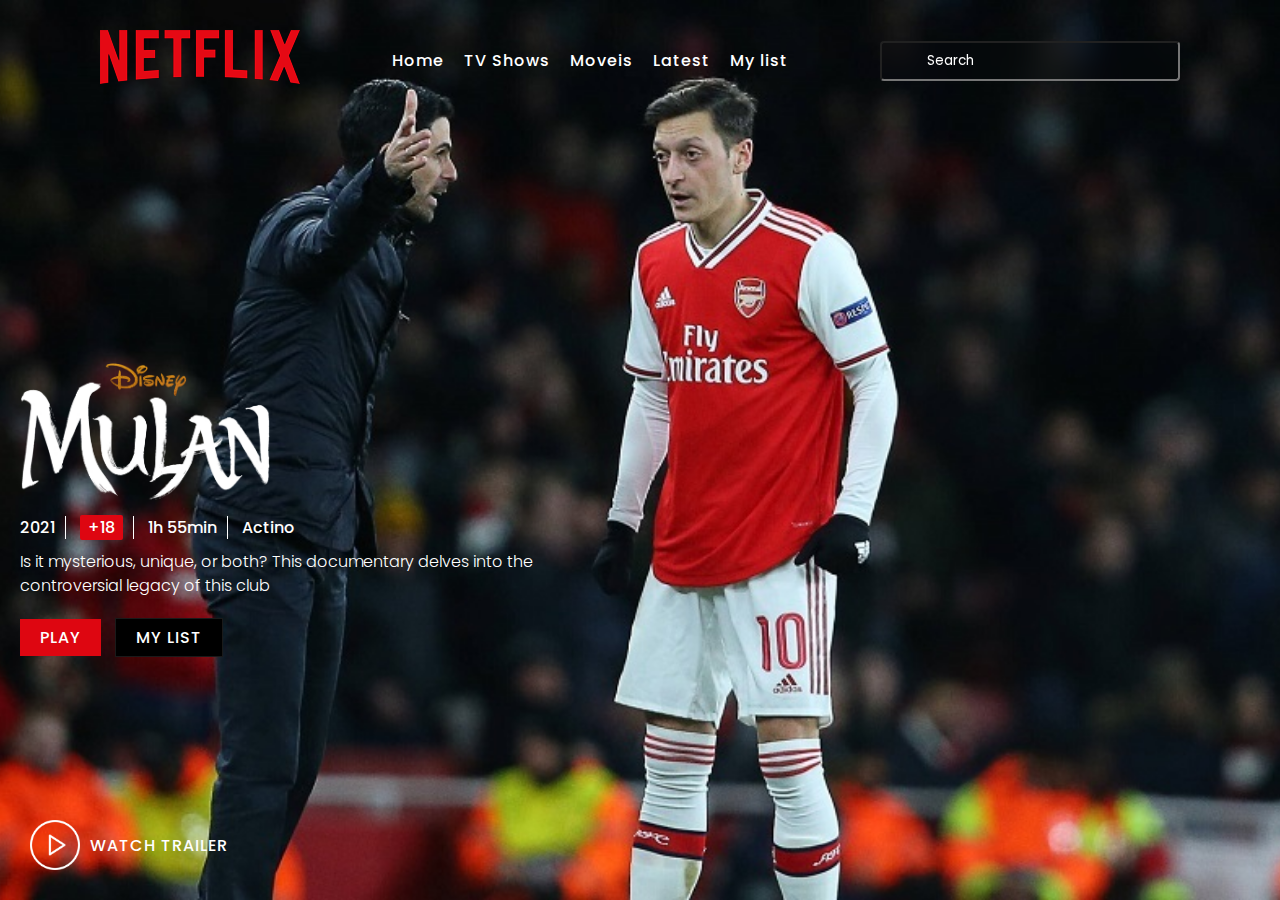
<file: index.html>
<!DOCTYPE html>
<html lang="en">

<head>
    <meta charset="UTF-8">
    <meta http-equiv="X-UA-Compatible" content="IE=edge">
    <meta name="viewport" content="width=device-width, initial-scale=1.0">
    <title>Netflix landing Page</title>
    <link rel="stylesheet" href="style.css">

</head>

<body>
    <header>
        <a href="#" class="logo"><img src="logo.png"></a>
        <ul class="navigation">
            <li><a href="#">Home</a></li>
            <li><a href="#">TV Shows</a></li>
            <li><a href="#">Moveis</a></li>
            <li><a href="#">Latest</a></li>
            <li><a href="#">My list</a></li>


        </ul>
        <div class="search">
            <input type="text" placeholder="Search">
            <i class="fas fa-search"></i>



        </div>
    </header>
    <div class="banner">
        <img src="oz.jpg" class="bg">
        <div class="content">
            <img src="name.png" class="movieTitle">
            <h4>
                <span>2021</span>
                <span><i>+18</i></span>
                <span>1h 55min</span>
                <span>Actino</span>
            </h4>
            <p>Is it mysterious, unique, or both? This documentary delves into the controversial legacy of this club

            </p>


            <div class="buttons">
                <a href="#"><i class="fa fa-play" aria-hidden="true"></i>Play</a>
                <a href="#"><i class="fa fa-plus" aria-hidden="true"></i>My List</a>
            </div>



        </div>
        <a class="play" onclick="toggleVideo();"><img src="play.png">Watch Trailer</a>
    </div>
    <div class="trailer">
       <div style="width:100%;height:0px;position:relative;padding-bottom:56.250%;"><iframe src="https://streamable.com/e/xkzavz" frameborder="0" width="100%" height="100%" allowfullscreen style="width:100%;height:100%;position:absolute;left:0px;top:0px;overflow:hidden;"></iframe></div>
        <img src="close.png" class="close" onclick="toggleVideo();">
    </div>
</body>

<script>
    function toggleVideo() {
        const trailer = document.querySelector('.trailer');
        const video = document.querySelector('video');
        trailer.classList.toggle('active')
        video.currentTime = 0;
        video.pause();
    }
</script>

<script src="https://yagasaki7k.github.io/custom-scripts/font-awesome.js">
</script>

</html>
</file>
<file: style.css>
@import url('https://fonts.googleapis.com/css2?family=Poppins:ital,wght@0,100;0,200;0,300;0,400;0,500;0,600;0,700;0,800;0,900;1,100;1,200;1,300;1,400;1,500;1,600;1,700;1,800;1,900&display=swap');
    * {
        margin: 0;
        padding: 0;
        box-sizing: border-box;
        font-family: 'Poppins', sans-serif;
    }
    
    body {
        background: #fff;
    }
    
    header {
        position: absolute;
        top: 0;
        left: 0;
        width: 100%;
        display: flex;
        justify-content: space-between;
        align-items: center;
        padding: 30px 100px;
        z-index: 100;
    }
    
    header.logo img {
        max-width: 150px;
    }
    
    .navigation {
        display: flex;
    }
    
    .navigation li {
        list-style: none;
        margin: 0 10px;
    }
    
    .navigation li a {
        color: #fff;
        text-decoration: none;
        font-weight: 500;
        letter-spacing: 1px;
    }
    
    .navigation li:hover a {
        color: #de0611;
    }
    
    .search {
        position: relative;
        width: 300px;
        height: 40px;
    }
    
    .search input {
        position: absolute;
        top: 0;
        left: 0;
        width: 100%;
        height: 100%;
        color: #fff;
        background: transparent;
        border: 1px solid rgba(255, 255, 255, 0, 5);
        outline: none;
        border-radius: 4px;
        padding: 0 10px 0 45px;
        backdrop-filter: blur(10px);
    }
    
    .search input::placeholder {
        color: #fff;
    }
    
    .search .fa-search {
        position: absolute;
        top: 50%;
        left: 10px;
        transform: translateY(-50%);
        padding-right: 50px;
        color: #fff;
        border-radius: 1px solid #fff;
    }
    
    .banner {
        position: relative;
        width: 100%;
        min-height: 100vh;
        padding: 0 100px;
        display: flex;
        justify-content: flex-start;
        align-items: center;
    }
    
    .banner .bg {
        position: absolute;
        top: 0;
        left: 0;
        width: 100%;
        height: 100%;
        object-fit: cover;
    }
    
    .content {
        position: relative;
        z-index: 1;
        max-width: 550px;
    }
    
    .movieTitle {
        max-width: 250px;
    }
    
    .banner .content h4 {
        color: rgb(255, 255, 255);
        font-weight: 500;
    }
    
    .banner .content h4 span {
        padding: 0 10px;
        border-right: 1px solid rgb(255, 255, 255);
    }
    
    .banner .content h4 span:first-child {
        padding-left: 0;
    }
    
    .banner .content h4 span:last-child {
        border-right: none;
    }
    
    .banner .content h4 span i {
        background: #de0611;
        color: #fff;
        padding: 0 8px;
        display: inline-block;
        font-style: normal;
        border-radius: 2px;
    }
    
    .banner .content p {
        font-size: 1em;
        font-weight: 300;
        line-height: 1.5em;
        color: #fff;
        margin: 10px 0 20px;
    }
    
    .banner .content .buttons {
        position: relative;
    }
    
    .banner .content .buttons a {
        position: relative;
        display: inline-block;
        margin-right: 10px;
        background: #de0611;
        color: #fff;
        padding: 6px 20px;
        text-decoration: none;
        font-weight: 500;
        letter-spacing: 1px;
        text-transform: uppercase;
    }
    
    .banner .content .buttons a:nth-child(2) {
        background: rgb(0, 0, 0);
        border: 1px solid rgba(255, 255, 255, 0.1)
    }
    
    .banner .content .buttons a:hover:nth-child(2) {
        background: #de0611;
    }
    
    .play {
        position: absolute;
        bottom: 50px;
        left: 100px;
        display: inline-flex;
        justify-content: flex-start;
        align-items: center;
        color: #fff;
        text-transform: uppercase;
        font-weight: 500;
        text-decoration: none;
        letter-spacing: 1px;
        font-size: 1.2rem;
        cursor: pointer;
    }
    
    .play img {
        margin-left: 10px;
        margin-right: 10px;
        max-width: 50px;
    }
    
    .trailer {
        position: fixed;
        top: 50%;
        left: 50%;
        transform: translate(-50%, -50%);
        z-index: 100000;
        width: 100%;
        height: 100%;
        display: flex;
        justify-content: center;
        align-items: center;
        backdrop-filter: blur(20px);
        visibility: hidden;
        opacity: 0;
    }
    
    .trailer.active {
        visibility: visible;
        opacity: 1;
    }
    
    .trailer video {
        max-width: 900px;
        outline: none;
    }
    
    .close {
        position: absolute;
        top: 30px;
        right: 30px;
        cursor: pointer;
        filter: invert(1);
        max-width: 32px;
    }
    
    @media (max-width: 991px) {
        header {
            padding: 20px 50px;
            flex-direction: column;
        }
        .navigation {
            display: flex;
            justify-content: center;
            flex-wrap: wrap;
            margin: 10px 0;
        }
        .banner {
            padding: 100px 50px;
        }
        .banner .play {
            left: 50px;
            font-size: 1em;
        }
        .play img {
            margin-right: 10px;
            max-width: 40px;
        }
        .trailer video {
            max-width: 90%;
        }
    }
    
    @media (max-width: 600px) {
        header {
            padding: 20px;
        }
        .search {
            position: relative;
            width: calc(100% - 20px);
            height: 40px;
        }
    }
    
    .banner {
        padding: 220px 20px 100px;
    }
    
    .banner .play {
        left: 20px;
        font-size: 1em;
        bottom: 30px;
    }
</file>
